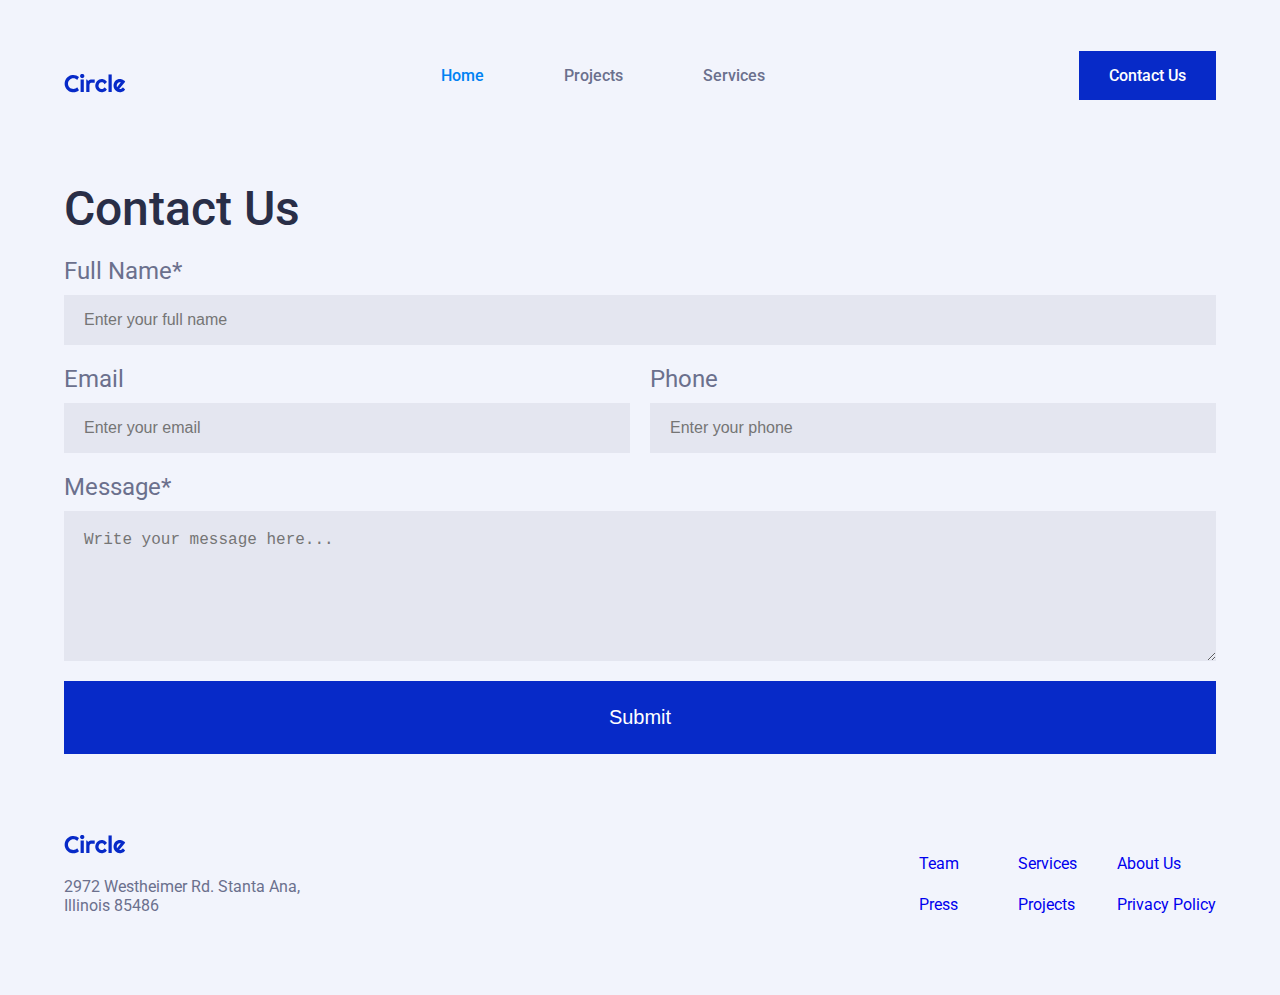
<file: contacus.html>
<!DOCTYPE html>
<html lang="en">
<head>
    <meta charset="UTF-8">
    <meta http-equiv="X-UA-Compatible" content="IE=edge">
    <meta name="viewport" content="width=device-width, initial-scale=1.0">
    <title>Contact us</title>
    <link rel="stylesheet" href="style.css">
</head>
<body>
    <!-- HEADER SECTION -->
    <header>
        <nav class="navbar">
            <a href="/index.html"><img src="/imagenes/logos/circle.svg" alt="Circle-logo"/></a>
            <ul class="nav-menu">
                <li class="nav-item"><a href="/index.html" class="nav-link">Home</a></li>
                <li class="nav-item"><a href="/projects.html" class="nav-link">Projects</a></li>
                <li class="nav-item"><a href="#" class="nav-link">Services</a></li>
            </ul>
            <!-- MENU HAMBURGUESA -->
            <div>
                <a href="./contacus.html" class="contact-button">Contact Us</a>
            </div>
            <div class="hamburger">
                <span class="bar"> </span>
                <span class="bar"> </span>
                <span class="bar"> </span>
            </div>
        </nav>
    </header>

    <!-- Formularios section  -->
    <section id="contactus-section">
        <h1>Contact Us</h1>
        <div>
            <form class="contact-section" id="email-contact" name="email-contact" method="get">
                <div class="boxes">
                    <label for="name" class="boxes-titles">Full Name*</label>
                    <input type="text"class="enter-input"placeholder="Enter your full name"id="name"required/>
                </div>
                <div class="grid-formulario">
                    <div class="boxes">
                        <label for="mail" class="boxes-titles">Email</label>
                        <input type="email" class="enter-input enter" placeholder="Enter your email" id="mail"/>
                    </div>
                    <div class="boxes">
                        <label for="phone" class="boxes-titles">Phone</label>
                        <input type="number" class="enter-input enter" placeholder="Enter your phone" id="phone"/>
                    </div>
                </div>
                <div class="boxes">
                    <label for="message" class="boxes-titles">Message*</label>
                    <textarea class="enter-input entertext" placeholder="Write your message here..." maxlength="5000" id="message" required data-name="message"></textarea>
                </div>
                <input type="submit" value="Submit" data-wait="Please wait..." id="" class="submit-button"/>
            </form>
            <div class="ok-form">
                <p>Thank you! Your submission has been received!</p>
            </div>
            <div class="f-form">
                <p>Oops! Something went wrong while submitting the form.</p>
            </div>
        </div>
    </section>

    <!-- LAST SECTION -->

    <footer>
        <div class="lastsection">
            <div class="lastcontent">
                <img src="/imagenes/logos/circle.svg" alt="logo" />
                <p>2972 Westheimer Rd. Stanta Ana,<br />
                        Illinois 85486</p>
            </div>
            <div class="lastlinks">
                <a href="#">Team</a>
                <a href="#">Services</a>
                <a href="#">About Us</a>
                <a href="#">Press</a>
                <a href="#">Projects</a>
                <a href="#">Privacy Policy</a>
            </div>
        </div>
    </footer>
    <script src="/hamburger.js"></script>
    <script src="/contacus.js"></script>
</body>
</html>
</file>
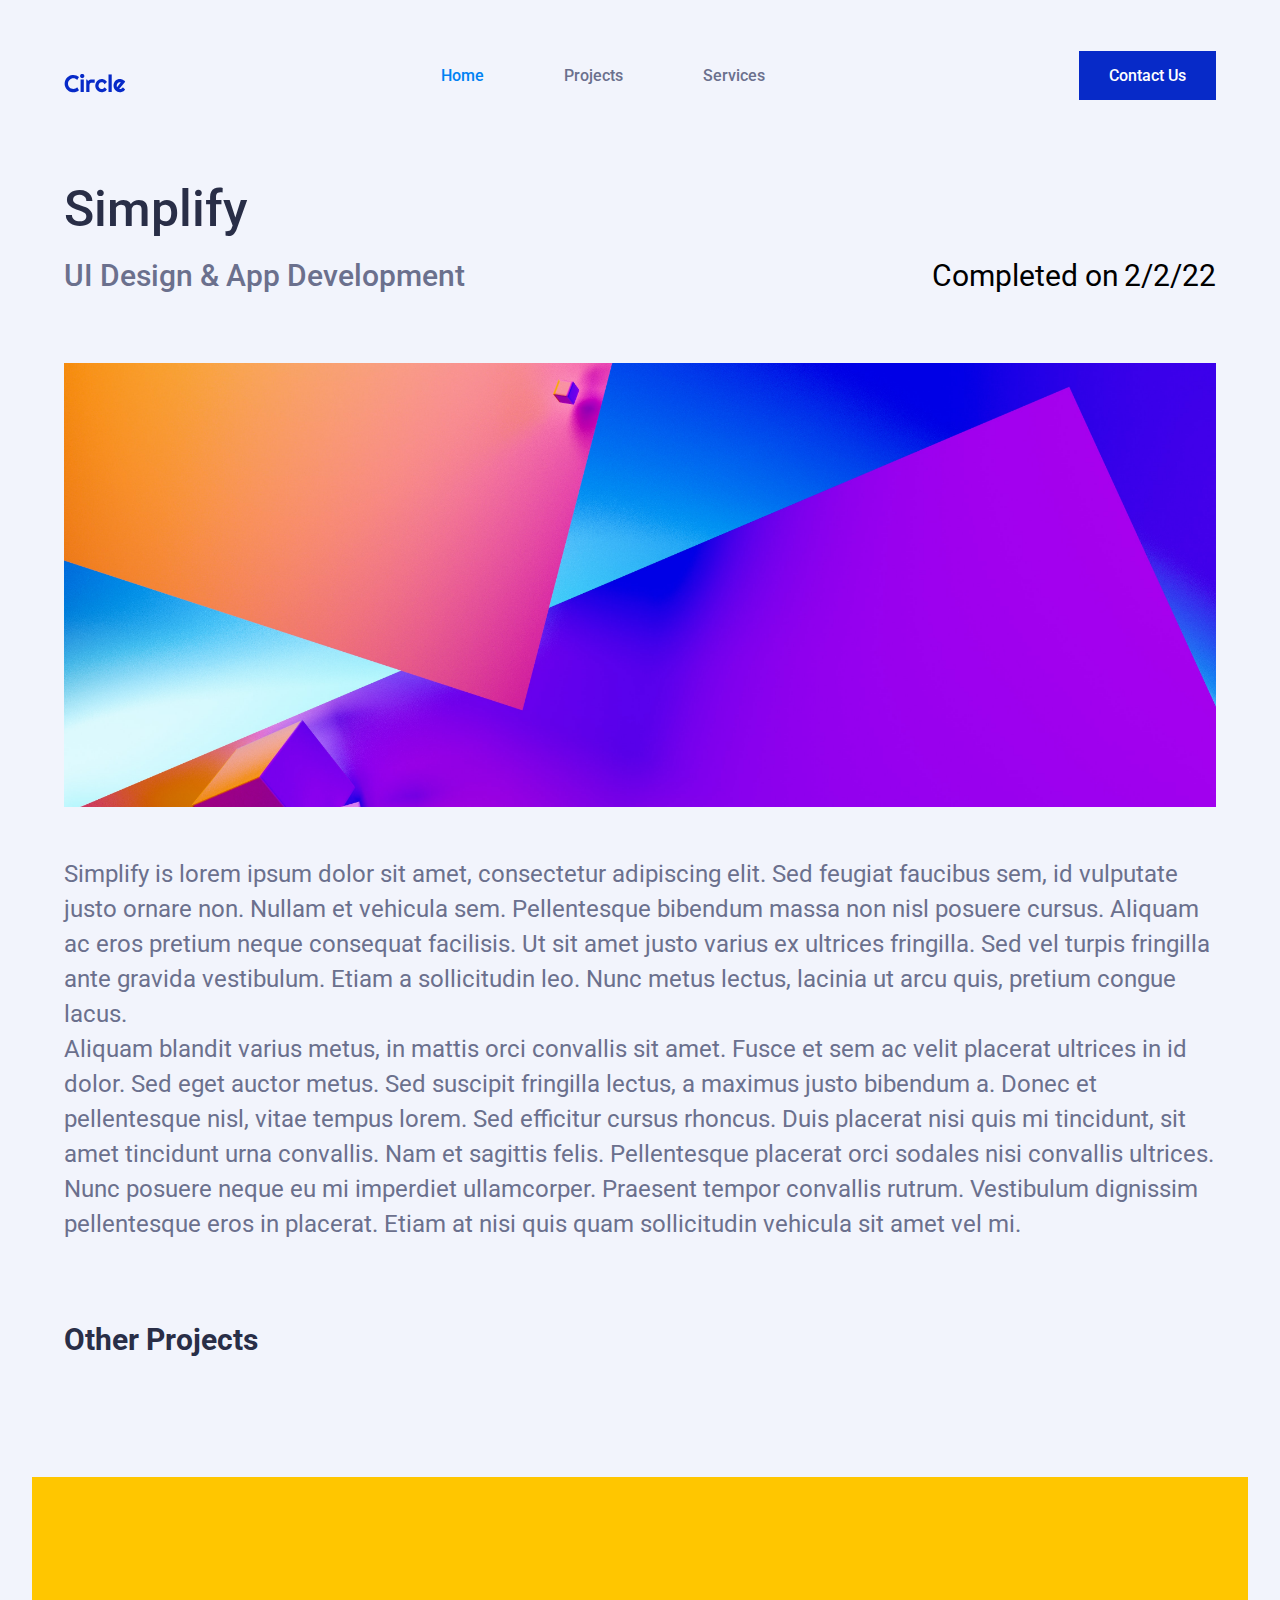
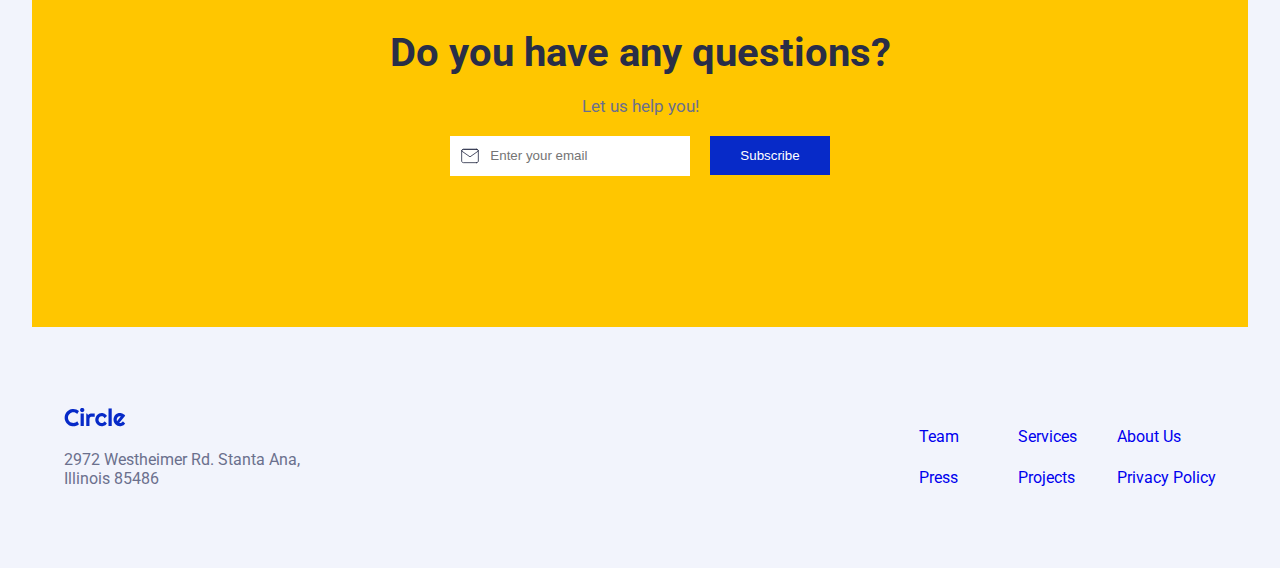
<file: projects.html>
<!DOCTYPE html>
<html lang="en">
<head>
    <meta charset="UTF-8">
    <meta http-equiv="X-UA-Compatible" content="IE=edge">
    <meta name="viewport" content="width=device-width, initial-scale=1.0">
    <title>Projects</title>
    <link rel="stylesheet" href="style.css">

</head>
<body>

  <!-- Header Section  -->

  <header>
    <nav class="navbar">
      <a href="/index.html"><img src="/imagenes/logos/circle.svg" alt="Circle-logo"/></a>
      <ul class="nav-menu">
        <li class="nav-item"><a href="index.html" class="nav-link">Home</a></li>
        <li class="nav-item"><a href="projects.html" class="nav-link">Projects</a></li>
        <li class="nav-item"><a href="#" class="nav-link">Services</a></li>
      </ul>
      
      <!-- MENU HAMBURGUESA -->
      <div>
        <a href="contacus.html" class="contact-button">Contact Us</a>
      </div>
      <div class="hamburger">
        <span class="bar"> </span>
        <span class="bar"> </span>
        <span class="bar"> </span>
      </div>
    </nav>
  </header>
  
  <!-- ProjectS Section  -->

  <section id="all-the-projects">
    <h1 class="simplify-title">Simplify</h1>
    <div class="projectcontent">
      <h2 class="Simplify-subtitle">UI Design & App Development</h2>
      <div class="simplify-completed-on">
        <p>Completed on</p>
        <p class="simplify-date">2/2/22</p>
      </div>
    </div>

    <!-- IMAGEN GRANDOTA CON TEXTO -->
    <img class="simplify-image" src="/imagenes/projects-section/1.jpg" alt="project-img-1"/>
    <div class="simplify-content-text">
      <p class="simplify-bigtext">Simplify is lorem ipsum dolor sit amet, consectetur adipiscing elit.
        Sed feugiat faucibus sem, id vulputate justo ornare non. Nullam et
        vehicula sem. Pellentesque bibendum massa non nisl posuere cursus.
        Aliquam ac eros pretium neque consequat facilisis. Ut sit amet justo
        varius ex ultrices fringilla. Sed vel turpis fringilla ante gravida
        vestibulum. Etiam a sollicitudin leo. Nunc metus lectus, lacinia ut
        arcu quis, pretium congue lacus.</p>
        <p>Aliquam blandit varius metus, in mattis orci convallis sit amet. Fusce et sem ac velit placerat ultrices in id dolor. Sed eget auctor metus. Sed suscipit fringilla lectus, a maximus justo bibendum a. Donec et pellentesque nisl, vitae tempus lorem. Sed efficitur cursus rhoncus. Duis placerat nisi quis mi tincidunt, sit amet tincidunt urna convallis. Nam et sagittis felis. Pellentesque placerat orci sodales nisi convallis ultrices. Nunc posuere neque eu mi imperdiet ullamcorper. Praesent tempor convallis rutrum. Vestibulum dignissim pellentesque eros in placerat. Etiam at nisi quis quam sollicitudin vehicula sit amet vel mi.</p>
    </div>
  </section>


  <!-- LAS OTRAS TARJETAS DE LOS PROYECTOS -->

  <section id="recentProjects">
    <div>
      <h2>Other Projects</h2>
    </div>
    <div class="grid-recentProjects" role="list">
      <!-- <div class="cards-recentProjects" role="list-item">
        <div>
          <img
            class="img-recentProjects"
            src="./project-assets/projects-section/1.jpg"
            alt="project-image-1"
          />
        </div>
        <h4 class="project-title">Simplify</h4>
        <p class="project-description">UI Design & App Development</p>
        <a href="#">Learn More</a>
      </div>
      <div class="cards-recentProjects" role="list-item">
        <div>
          <img
            class="img-recentProjects"
            src="./project-assets/projects-section/2.jpg"
            alt="project-image-1"
          />
        </div>
        <h4>Dashcoin</h4>
        <p>Web Development</p>
        <a href="#">Learn More</a>
      </div>
      <div class="cards-recentProjects" role="list-item">
        <div>
          <img
            class="img-recentProjects"
            src="./project-assets/projects-section/3.jpg"
            alt="project-image-1"
          />
        </div>
        <h4>Vectorify</h4>
        <p>User Experience Design</p>
        <a href="#">Learn More</a>
      </div> -->
    </div>
  </section>

  <!-- YELLOW SECTION  -->

  <section id="yellow">
    <div class="yellow-content">
      <h2>Do you have any questions?</h2>
      <p>Let us help you!</p>
      <div class="emailform">
        <form action="" id="yellowsubscribe" name="yellowsubscribe" method="get">
          <div class="subscribe-text">
            <img src="/imagenes/newsletter/icon/mail.svg" alt="mail-img"/>
            <input type="email" name="entermail" id="entermail" data-name="Enter mail" placeholder="Enter your email" required/>
          </div>
          <input class="subscribe-button" type="submit" value="Subscribe" data-wait="Please wait..."/>
        </form>
        <div class="ok-form">
          <p>Thank you! Your submission has been received!</p>
        </div>
        <div class="f-form">
          <p>Oops! Something went wrong while submitting the form.</p>
        </div>
      </div>
    </div>
  </section>

  <!-- Footer  -->
  <footer>
    <div class="lastsection">
      <div class="lastcontent">
        <img src="/imagenes/logos/circle.svg" alt="logo" />
        <p>
          2972 Westheimer Rd. Stanta Ana,<br />
          Illinois 85486
        </p>
      </div>
      <div class="lastlinks">
        <a href="#">Team</a>
        <a href="#">Services</a>
        <a href="#">About Us</a>
        <a href="#">Press</a>
        <a href="#">Projects</a>
        <a href="#">Privacy Policy</a>
      </div>
    </div>
  </footer>
  <script src="/hamburger.js"></script>
  <script src="/projects.js"></script>
</body>
</html>
</file>
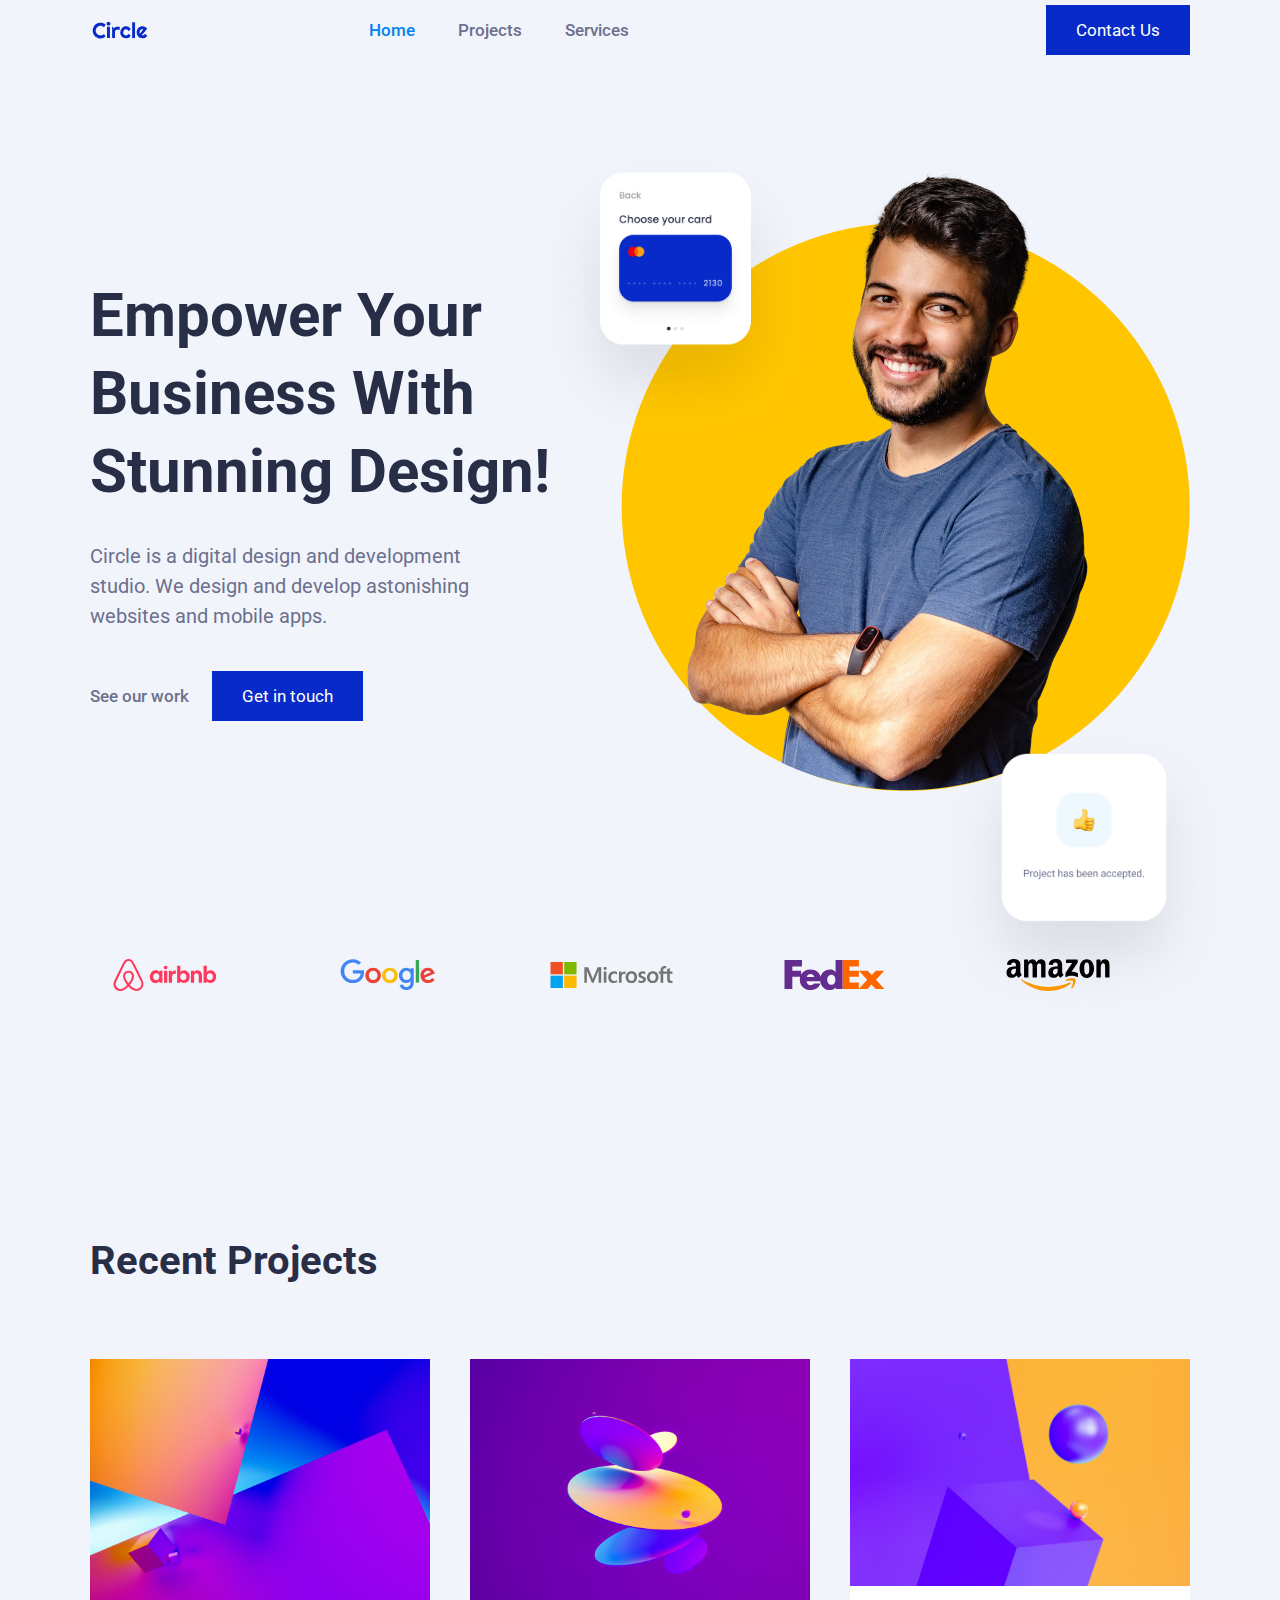
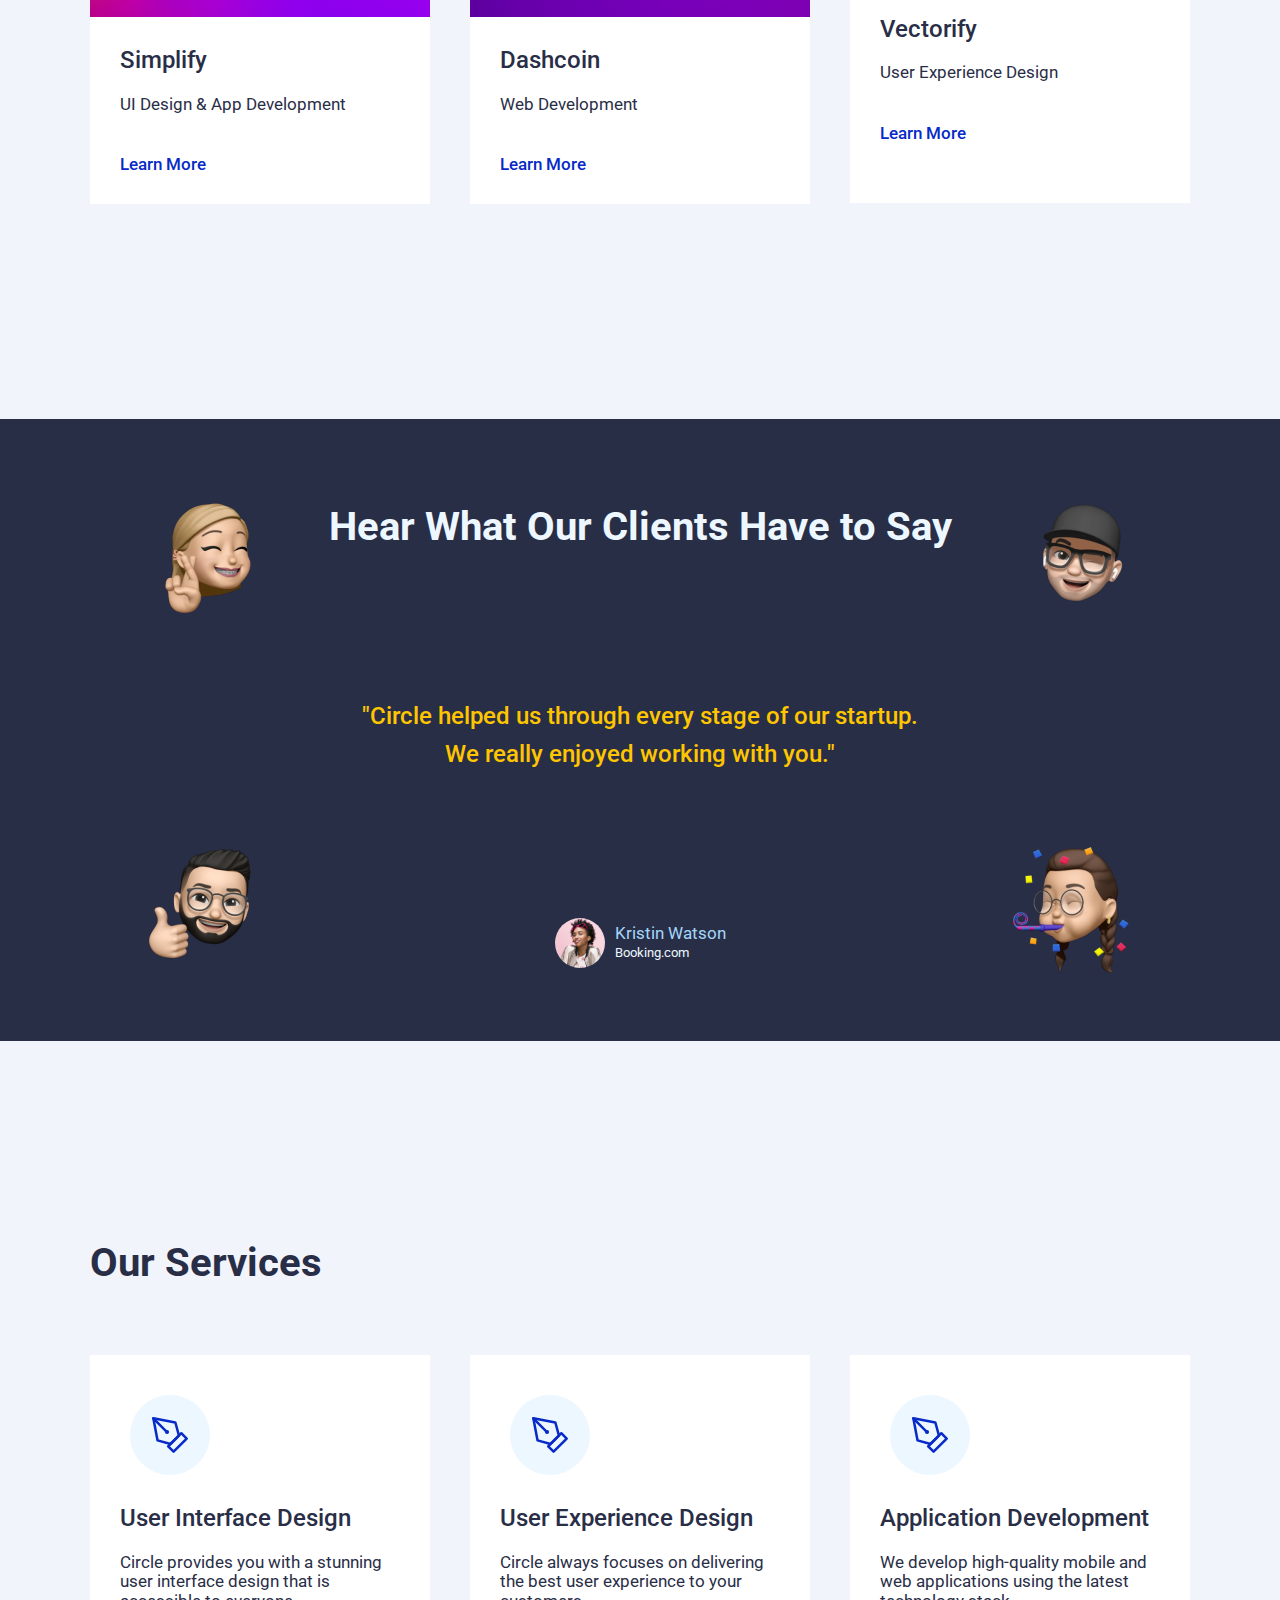
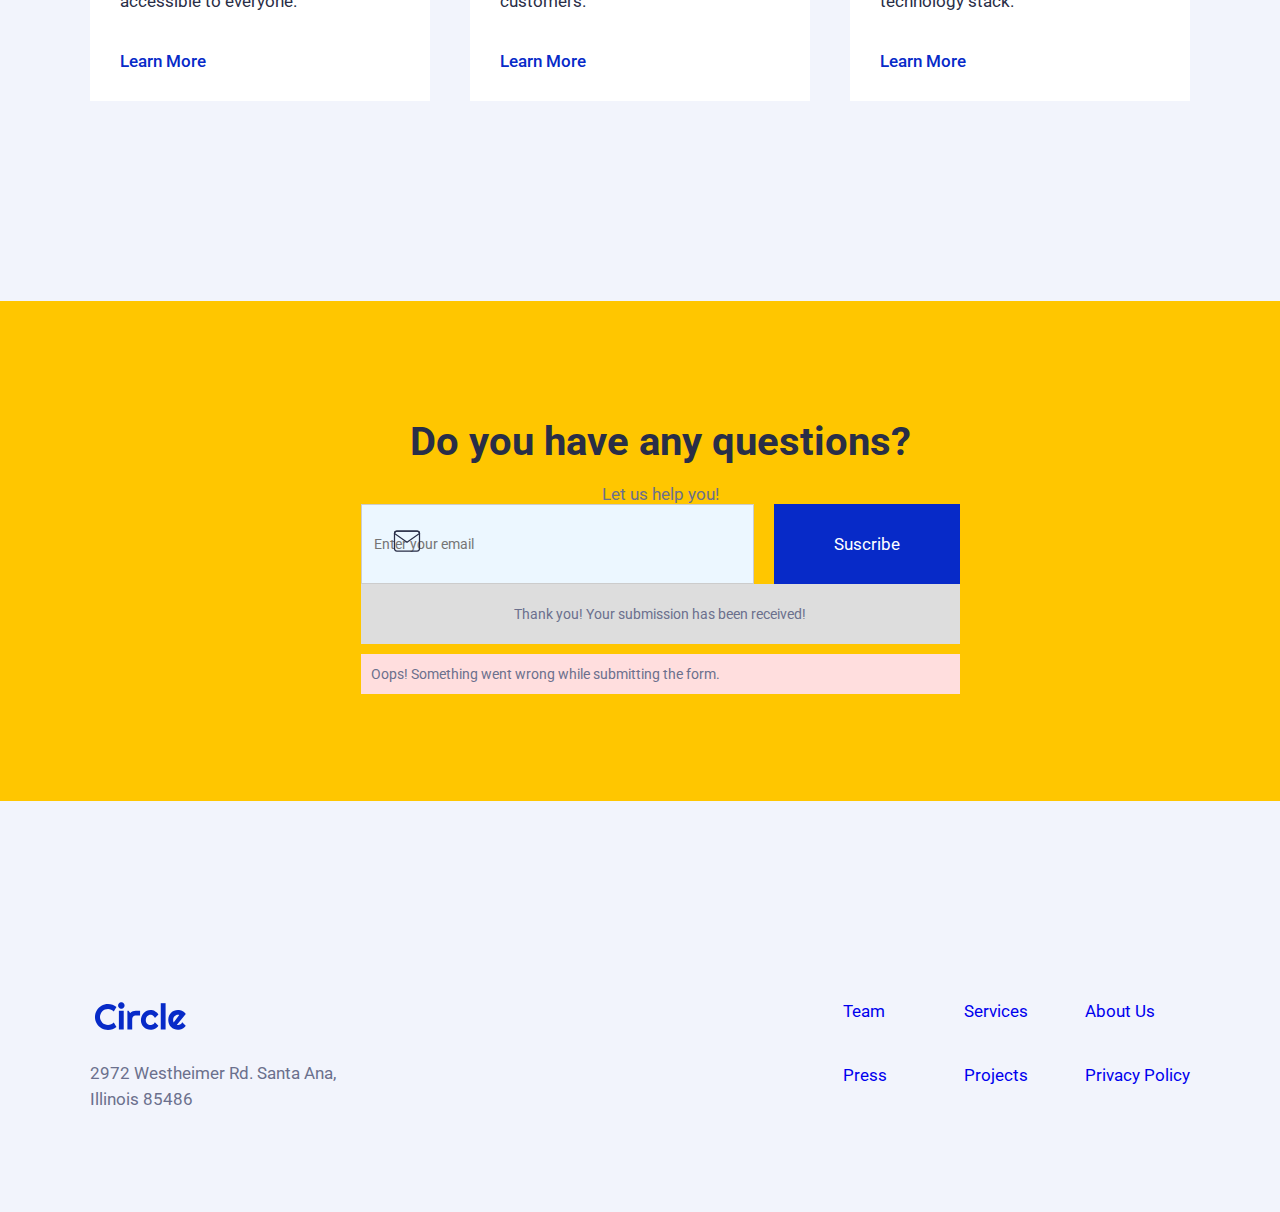
<file: prueba.html>
<!DOCTYPE html>
<html lang="en">
<head>
    <meta charset="UTF-8">
    <meta http-equiv="X-UA-Compatible" content="IE=edge">
    <meta name="viewport" content="width=device-width, initial-scale=1.0">
    <title>Document</title>
    <link rel="stylesheet" href="prueba.css">
</head>

<body class="body">
    <div class="navbar-header contact options-nav">
        <div class="container navbar">
            <a href="#" class="navbar-logo options-brand"></a>
            <nav role="navigation" class="options-menu">
                <a href="prueba.html" aria-current="page" class="nav-link options-link option-current">Home</a>
                <a href="#" class="nav-link options-link">Projects</a>
                <a href="#" class="nav-link options-link">Services</a>
            </nav>
            <div class="menu-button options-button">
                <div class="w-icon-nav-menu"></div>
            </div>
            <a href="/contacus.html" class="button primary-button blue-button">Contact Us</a>
        </div>
    </div>
    <div class="section hero text-section">
        <div class="container hero-container">
            <div class="hero-content">
                <h1 class="heading-empower hero-heading">Empower Your Business With Stunning Design!</h1>
                <div class="text-block hero-description">Circle is a digital design and development studio. We design and develop astonishing websites and mobile apps.</div>
                <div class="hero-buttons">
                    <a href="#" class="hero-text-button">See our work</a>
                    <a href="#" class="button primary-button hero blue-button">Get in touch</a>
                </div>
            </div>
            <div class="hero-image">
                <img src="/imagenes/hero-section/card-1.png" alt="card1" class="hero-card-1"/>
                <img src="/imagenes/hero-section/hero-image.png" alt="heroimagen" class="hero-image-main"/>
                <img src="/imagenes/hero-section/card-2.png" alt="card2" class="hero-card-2"/>
            </div>
        </div>
    </div>
    <div class="section text-section">
        <div class="container logos">
            <div class="grid-logos">
                <div class="client-logo">
                    <img src="/imagenes/logos/airbnb-logo.svg" alt="airbnblogo"/>
                </div>
                    <div class="client-logo">
                        <img src="/imagenes/logos/google-logo.svg" alt="googlelogo"/>
                    </div>
                    <div class="client-logo">
                        <img src="/imagenes/logos/microsoft-logo.svg" alt="microsoft-logo"/>
                    </div>
                    <div class="client-logo">
                        <img src="/imagenes/logos/fedex-logo.svg" alt="fedex-logo"/>
                    </div>
                    <div class="client-logo amazon">
                        <img src="/imagenes/logos/amazon-logo.svg" alt="amazon-logo"/>
                    </div>
                </div>
            </div>
        </div>
        <div class="section projects text-section">
            <div class="container projects-container">
                <h2 class="projects-heading">Recent Projects</h2>
                <div class="collection-list-wrapper cards-list">
                    <div role="list" class="collection-list cards-items">
                        <div role="listitem" class="collection-item card-item">
                            <div class="project-card">
                                <div class="project-image">
                                    <img src="/imagenes/projects-section/1.jpg"  alt="simplify-img" class="project-card-image"/>
                                </div>
                                <div class="project-content">
                                    <div class="project-text">
                                        <div class="project-title">Simplify</div>
                                        <div class="project-title project-description">UI Design &amp; App Development</div>
                                        <a href="/projects.html" target="_blank" class="project-link">Learn More</a>
                                    </div>
                                </div>
                            </div>
                        </div>
                        <div role="listitem" class="collection-item card-item">
                            <div class="project-card">
                                <div class="project-image">
                                    <img src="/imagenes/projects-section/2.jpg" alt="dashcoin-img" class="project-card-image"/>
                                </div>
                                <div class="project-content">
                                    <div class="project-text">
                                        <div class="project-title">Dashcoin</div>
                                        <div class="project-title project-description">Web Development</div>
                                        <a href="/projects.html" target="_blank" class="project-link">Learn More</a>
                                    </div>
                                </div>
                            </div>
                        </div>
                        <div role="listitem" class="collection-item card-item">
                            <div class="project-card">
                                <div class="project-image">
                                    <img src="/imagenes/projects-section/3.jpg" alt="vectorify-img" class="project-card-image"/>
                                </div>
                                <div class="project-content">
                                    <div class="project-text">
                                        <div class="project-title">Vectorify</div>
                                        <div class="project-title project-description">User Experience Design</div>
                                        <a href="/projects.html" target="_blank" class="project-link">Learn More</a>
                                    </div>
                                </div>
                            </div>
                        </div>
                    </div>
                </div>
            </div>
        </div>
        <div class="section testimonial text-section">
            <div class="container testimonial">
                <h3 class="testimonial-heading">Hear What Our Clients Have to Say</h3>
                <div class="testimonial-text">&quot;Circle helped us through every stage of our startup. We really enjoyed working with you.&quot;</div>
                <div class="client">
                    <div class="client-image">

                    </div>
                    <div class="client-info">
                        <div class="client-name">Kristin Watson</div>
                        <div class="client-position">Booking.com</div>
                    </div>
                </div>
            </div>
            <div class="emoji top-left">

            </div>
            <div class="emoji top-right">

            </div>
            <div class="emoji bottom-left">

            </div>
            <div class="emoji bottom-right">

            </div>
        </div>
        <div class="section services text-section">
            <div class="container services-container">
                <h1 class="projects-heading">Our Services</h1>
                <div class="services-grid">
                    <div class="service-card">
                        <div class="service-icon icon-1">

                        </div>
                        <div class="service-content">
                            <div class="service-text">
                                <div class="project-title">User Interface Design</div>
                                <div class="project-title project-description">Circle provides you with a stunning user interface design that is accessible to everyone.</div>
                            </div>
                            <a href="#" class="project-link">Learn More</a>
                        </div>
                    </div>
                    <div class="service-card">
                        <div class="service-icon icon-2">

                        </div>
                        <div class="service-content">
                            <div class="service-text">
                                <div class="project-title">User Experience Design</div>
                                <div class="project-title project-description">Circle always focuses on delivering the best user experience to your customers.</div>
                            </div>
                            <a href="#" class="project-link">Learn More</a>
                        </div>
                    </div>
                    <div class="service-card">
                        <div class="service-icon icon-3">

                        </div>
                        <div class="service-content">
                            <div class="service-text">
                                <div class="project-title">Application Development</div>
                                <div class="project-title project-description">We develop high-quality mobile and web applications using the latest technology stack.</div>
                            </div>
                            <a href="#" class="project-link">Learn More</a>
                        </div>
                    </div>
                </div>
            </div>
        </div>
        <div class="section cta-section text-section">
            <div class="container container-cta">
                <h1 class="cta-heading">Do you have any questions?</h1>
                <div class="cta-subtitle">Let us help you!</div>
                <div class="form-block w-form">
                    <form id="email-form" name="email-form" data-name="Email Form" method="get" class="cta-form">
                        <div class="cta-textfield-wrapper">
                            <div class="textfield-icon">

                            </div>
                            <input type="email" class="text-field w-input" maxlength="256" name="email-2" data-name="Email 2" placeholder="Enter your email" id="email-2"/>
                        </div>
                        <input type="submit" value="Suscribe" data-wait="Please wait..." class="button primary-button cta-button blue-button"/>
                    </form>
                    <div class="ok-form-done">
                        <div>Thank you! Your submission has been received!</div>
                    </div>
                    <div class="form-fail">
                        <div>Oops! Something went wrong while submitting the form.</div>
                    </div>
                </div>
            </div>
        </div>
        <div class="section footer text-section">
            <div class="container footer">
                <div class="footer-content">
                    <div class="footer-content-logo">

                    </div>
                    <div class="footer-content-address">2972 Westheimer Rd. Santa Ana, Illinois 85486</div>
                </div>
                <div class="footer-links">
                    <a href="#" class="footer-link">Team</a>
                    <a href="#" class="footer-link">Services</a>
                    <a href="#" class="footer-link">About Us</a>
                    <a href="#" class="footer-link">Press</a>
                    <a href="#" class="footer-link">Projects</a>
                    <a href="#" class="footer-link">Privacy Policy</a>
                </div>
            </div>
        </div>
    </body>
    </html>
</file>
<file: style.css>
@import url("https://fonts.googleapis.com/css2?family=Roboto:ital,wght@0,300;0,400;0,500;1,400&display=swap");

* {
    box-sizing: border-box;
    margin: 0;
    padding: 0;
}

body {
    color: #6b708d;
    background-color: #f2f4fc;
    font-family: Roboto, sans-serif;
    font-size: 14px;
    margin: 0;
    min-height: 100%;
}

body a {
    text-decoration: none;
}

.margin-top {
    margin-top: 100px;
}

/* HEADER */

header {
    margin: 0;
}

header li {
    list-style: none;
}

header a {
    font-size: 16px;
    text-decoration: none;
    color: #6b708d;
    font-weight: 500;
}
.nav-menu li:first-child a {
    color: #0082f3;
}
.navbar {
    height: 50px;
    display: flex;
    justify-content: space-between;
    align-items: center;
    max-width: 90%;
    margin: 50px auto;
}

.nav-menu {
    display: flex;
    justify-content: space-between;
    align-items: center;
    gap: 80px;
}

.nav-link {
    transition: 0.7s ease;
}
.nav-link:hover {
    color: #292e47;
}

.hamburger {
    display: none;
    cursor: pointer;
}
.bar {
    display: block;
    width: 25px;
    height: 3px;
    margin: 5px auto;
    -webkit-transition: all 0.3s ease-in-out;
    transition: all 0.3s ease-in-out;
    background-color: #292e47;
}
.contact-button,
.getintosuh-btn {
    color: #ffff;
    background-color: #072ac8;
    padding: 15px 30px;
}

.contact-button:hover,
.getintosuh-btn:hover {
background-color: #292e47;
}

/* HERO SECTION */
#conthero {
    display: flex;
    justify-content: space-between;
    max-width: 90vw;
    margin: 80px auto 0 auto;
    
}
.heroimg {
    max-width: 500px;
    float: right;
}
.card1 {
    position: absolute;
    left: -20%;
    top: 0%;
    right: auto;
    bottom: auto;
    max-width: 60%;
}
.card2 {
    position: absolute;
    left: auto;
    top: auto;
    right: -25%;
    bottom: -20%;
    max-width: 60%;
}
#img-hero {
    width: 500px;
    position: relative;
    max-width: 100%;
}

#hero-text {
    display: flex;
    flex-direction: column;
}

#hero-text h1 {
    margin-top: 70px;
    margin-bottom: 30px;
    font-size: 60PX;
    font-weight: 500;
    color: #292e47;
    width: 85%;
    padding: 0;
}

#hero-text p {
    font-size: 20px;
    line-height: 30px;
    max-width: 80%;
    margin-bottom: 30px;
}

#hero-text .seeour {
    padding-right: 20px;
    color: #6b708d;
}
#hero-text a {
    padding-right: 20px;
}

.button-hero {
    display: flex;
    flex-wrap: wrap;
    align-items: center;
    gap: 20px;
}

/* EMPRESAS LOGO SECTION */

#logos-container {
    display: flex;
    justify-content: space-between;
    max-width: 90%;
    margin: 80px auto 0 auto;
}
.logo-img {
    width: 110px;
}

/* RECENT PROJECTS SECTION */

#recentProjects {
    margin: 80PX auto 0 auto;
    max-width: 90%;
}
#recentProjects h2 {
    font-size: 30PX;
    color: #292e47;
    margin-bottom: 40px;
}

.grid-recentProjects {
    display: grid;
    grid-template-columns: 1fr 1fr 1fr;
    grid-template-rows: auto;
    grid-column-gap: 20px;
}

.cards-recentProjects {
    width: 100%;
    max-width: 340px;
    background-color: white;
    margin-bottom: 20px;
    display: flex;
    flex-direction: column;
    flex-wrap: wrap;
    justify-content: space-between;
    grid-column-gap: 50px;
}

.img-recentProjects {
    height: 200px;
    width: 100%;
    max-width: 340px;
    object-fit: cover;
}

.cards-recentProjects h4 {
    font-size: 20px;
    color: #292e47;
    font-weight: 500;
    margin: 15px 25px;
}

.cards-recentProjects p {
    color: #292e47;
    font-size: 16px;
    font-weight: 400;
    margin: 0px 25px;

}

.cards-recentProjects a {
    font-size: 16px;
    margin: 40px 25px;
    display: inline-block;
}

/* clientes/kristin SECTION */

#clients {
    height: 620px;
    background-color: #292e47;
    background-image: url("/project-assets/testimonial-section/orbit.png");
    background-size: contain;
    margin: 80px auto 0 auto;
    position: relative;
    max-width: 95%;
}

#clients-content {
    display: flex;
    flex-wrap: wrap;
    flex-direction: column;
    justify-content: space-around;
    align-items: center;
    height: 620px;
}

.title-clients {
    font-size: 35px;
    color: #ecf7ff;
}

.text-clients {
    color: #ffc600;
    font-size: 25px;
    text-align: center;
    font-weight: 500;
    line-height: 35px;
}

.kris-img-section {
    display: flex;
    align-items: center;
}

.kris-img {
    width: 50px;
    height: 50px;
    border-radius: 50%;
    margin-right: 10px;
    object-fit: cover;
}

.kris-info h4 {
    color: #a2d6f9;
    font-size: 16px;
    text-align: center;
    margin: 0;
    font-weight: 400;
}
.kris-info span {
    color: white;
    font-size: 16px;
}

/* EMOJIS SECTION */
.emoji {
    width: 10vw;
}
.top-left {
    position: absolute;
    top: 8%;
    left: 8%;
}
.top-right {
    position: absolute;
    top: 8%;
    right: 8%;
}
.bottom-right {
    position: absolute;
    bottom: 8%;
    right: 8%;
}
.bottom-left {
    position: absolute;
    bottom: 8%;
    left: 8%;
}

/* OUR SERVICES SECTION */

#ourservices {
    margin: 80px auto 0 auto;
    width: 90vw;
}

#ourservices h2 {
    font-size: 30px;
    color: #292e47;
    margin-bottom: 70px;
}
.grid-cardsService {

    display: grid;
    grid-template-columns: 1fr 1fr 1fr;
    grid-column-gap: 20px;
}

.cardsService {
    width: 80%;
    max-width: 340px;
    background-color: white;
    margin-bottom: 20px;
    display: flex;
    flex-direction: column;
    flex-wrap: wrap;
    justify-content: space-between;
    padding: 25px;
}
.cardsService h4 {
    font-size: 20px;
    color: #292e47;
    font-weight: 500;
    margin: 20px 0;
}

.cardsService p {
    color: #292e47;
    font-size: 20px;
    font-weight: 400;
    margin: 20px 0;
}

.cardsService a {
    font-size: 20px;
    display: inline-block;
}
.img-service {
    background-color: #ecf7ff;
    width: 80px;
    height: 80px;
    border-radius: 50%;
    background-image: url("/imagenes/services-section/icons/1.svg");
    background-repeat: no-repeat;
    background-position: center;
}
.img2 {
    background-image: url("/imagenes/services-section/icons/2.svg");
}
.img3 {
    background-image: url("/imagenes/services-section/icons/3.svg");
}

/* YELLOW SECTION */

#yellow {
    height: 450px;
    background-color: #ffc600;
    margin: 80px auto 0 auto;
    width: 95%;

}
.yellow-content {
    height: 450px;
    display: flex;
    flex-direction: column;
    flex-wrap: wrap;
    justify-content: center;
    align-items: center;    
}

.yellow-content h2 {
    margin-bottom: 20px;
    color: #292e47;
    font-size: 40px;
}
.yellow-content p {
    font-size: 17px;
    color: #6b708d;
    margin-bottom: 20px;
}

/*FORM EMAIL*/
.emailform {
    display: flex;
    flex-direction: column;
    justify-content: center;
    flex-wrap: wrap;
}

#yellowsubscribe {
    display: flex;
    justify-content: space-between;
    align-items: center;
    flex-wrap: wrap;
    
}

.subscribe-text {
    background-color: white;
    display: flex;
    width: 240px;
    padding: 10px 0;
}

.subscribe-text img {
    width: 40px;
    padding: 0px 10px;
}

.subscribe-text input {
    border: none;
    align-items: center;
}

.subscribe-button {
    color: #ffff;
    background-color: #072ac8;
    border: none;
    padding: 12px 30px;
    margin-left: 20px;
}

.subscribe-button:hover {
    background-color: #292e47;
}

.f-form{
    background-color: #ffdede;
    display: none;
    text-align: center;
    margin-top: 10px;
    padding-left: 10px;
}

.ok-form {
    background-color: #dddddd;
    display: none;
    text-align: center;
    margin-top: 10px;
    padding-left: 10px;
    text-align: center;
}

/* last section footer */

.lastsection {
    display: flex;
    justify-content: space-between;
    width: 90%;
    margin: 80px auto 80px auto;
}

.lastlinks {
    display: grid;
    grid-template-columns: 1fr 1fr 1fr;
}

.lastcontent p,
a {
    font-size: 16px;
    margin-top: 20px;
}

/* CONTACT US FORMULARIO */

#contactus-section {
    width: 90%;
    margin: 5rem auto 0 auto;

}

#contactus-section h1 {
    font-size: 48px;
    font-weight: 500;
    color: #292e47;
    width: 100%;
    padding: 0;
}
.contact-section {
    display: flex;
    flex-direction: column;
}

/* grid del formulario */
.grid-formulario {
    display: grid;
    grid-template-columns: 1fr 1fr;
    column-gap: 20px;
    max-width: 100%;
}

/* cajas del formulario */
.boxes {
    display: flex;
    flex-direction: column;
    flex-wrap: wrap;
}

/* titulo de las cajitas de enter */
.boxes-titles {
        font-size: 1.5rem;
        color: #6b708d;
        padding: 20px 0 10px 0;
}

/* cajitas que se rellenan */
.enter-input {
    background-color: rgba(107, 112, 141, 0.1);
    border: none;
    width: auto;
    height: 50px;
    font-size: 16px;
    padding-left: 20px;
}


.enter-input.entertext {
    height: 150px;
    font-size: 16px;
    padding-left: 20px;
    padding-top: 20px;
}

/* ultimo boton */
.submit-button {
    font-size: 20px;
    color: #ffff;
    background-color: #072ac8;
    border: none;
    padding: 25px 30px;
    margin-top: 20px;
    cursor: pointer;
}
.submit-button:hover {
    background-color: #292e47;
}

/* PROJECTOS */

#all-the-projects {
    margin: 80px auto 0 auto;
    width: 90%;
    display: flex;
    flex-direction: column;
}

.simplify-title {
    font-size: 50px;
    font-weight: 500;
    color: #292e47;
    width: 100%;
    padding: 0;
    margin-bottom: 20px;
}

.projectcontent {
    display: flex;
    justify-content: space-between;
    align-items: center;
    margin-bottom: 20px;
}
.Simplify-subtitle {
    font-size: 30px;
    font-weight: 500;
}
.simplify-completed-on {
    display: flex;
    font-size: 30px;
    color: black;
}
.simplify-completed-on p {
    padding-left: 5px;
}

.simplify-image {
    max-width: 100%;
    width: 100%;
    height: 444px;
    object-fit: cover;
    margin: 50px auto;
    border: 0;
}

.simplify-content-text p {
    font-size: 24px;
    line-height: 35px;
}

@media (max-width: 480px) {
    * {
        font-size: 8px;
    }
    .button-hero {
        flex-direction: column-reverse;
    }
    #conthero {
        margin-top: 0;
    }
    #conthero h1 {
        margin-top: 0;
    }

    .heroimg {

        max-width: 350px;
        float: none;
    }

    /* CLIENTS */

    .title-clients {
        width: 350px;
    }
    .text-clients {
        width: 350px;
    }


    #all-the-projects {
        margin-top: 20px;
    }
    #all-the-projects h1 {
        margin: 0;
    }
    .projectcontent {
        flex-direction: column;
    }
}

@media (max-width: 759px) {
    #conthero {
        flex-direction: column;
        justify-content: center;
        align-items: center;
        align-content: center;
        margin-top: 50px;
    }
    #conthero h1 {
        margin-top: 0;
    }

    .button-hero {
        flex-direction: row-reverse;
    }

    #hero-text {
        width: auto;
        align-items: center;
        align-content: center;
        text-align: center;
    }

    #img-hero {
        max-width: 450px;
    }

    .card {
        display: none;
    }

    /* logos de empresas */

    #logos-container {
        display: grid;
        grid-template-columns: 1fr 1fr;
        grid-template-rows: auto auto;
        justify-items: center;
        grid-row-gap: 50px;
        margin-top: 50px;
    }
    #logos-container.grid-logos img:last-child {
        display: none;
    }
    /* Projects  */
    #recentProjects h2 {
        text-align: center;
    }
    .grid-recentProjects {
        grid-template-columns: 1fr;
        grid-template-rows: auto auto auto;
    }

    .cards-recentProjects {
        width: 100%;
        max-width: 100%;
        margin-bottom: 20px;
    }

    .img-recentProjects {
        width: 100%;
        object-fit: cover;
        max-width: 100%;
    }

    /* CLIENTS */

    .emoji {
        display: none;
    }

    #clients {
        height: 420px;
        margin: 50px auto 0 auto;
        max-width: 100%;
    }

    #clients-content {
        height: 420px;
    }

    .title-clients {
        max-width: 400px;
        text-align: center;
    }

    /* Services  */
    #ourservices {
        margin-top: 50px;
    }

    #ourservices h2 {
        text-align: center;
        margin-bottom: 40px;
    }

    .grid-cardsService {
        grid-template-columns: 1fr;
        grid-template-rows: auto auto auto;
    }

    .cardsService {
        width: 100%;
        max-width: 100%;
        margin-bottom: 20px;
        padding: 25px;
    }

    /* YELLOW  */
    #yellow {
        width: 100%;
        margin-top: 50px;
    }
    #yellowsubscribe {
        flex-direction: column;
    }
    .subscribe-text {
        width: 100%;
        margin-right: 0;
        margin-bottom: 5px;
        justify-content: center;
    }
    .subscribe-button {
        width: 100%;
    }

    /* Footer  */

    .lastsection {
        flex-direction: column;
        align-items: center;
        margin-top: 50px;
    }

    .lastcontent {
        text-align: center;
    }

    /* grid del formulario  */

    .grid-formulario {
        grid-template-columns: 1fr;
        grid-template-rows: auto auto;
    }
}

@media screen and (min-width: 760px) and (max-width: 990px) {

    /* Heros  */
    #conthero {
        flex-direction: column;
        justify-content: center;
        align-items: center;
        align-content: center;
        margin-top: 20px;
    }
    .button-hero {
        flex-direction: row-reverse;
    }
    #hero-text h1 {
      /* font-size: 2.5rem; */
    }
    #hero-text {
        width: auto;
        align-items: center;
        align-content: center;
        text-align: center;
    }
    #img-hero {
        width: auto;
    }


    /* LOGOS DE EMPRESAS */

    #logos-container {
        display: grid;
        grid-template-columns: 1fr 1fr;
        grid-template-rows: auto auto;
        justify-items: center;
        grid-row-gap: 50px;
        margin-top: 100px;
    }
    #logos-container img:last-child {
        display: none;
    }

    /* Projects  */

    .grid-recentProjects {
        grid-template-columns: 1fr 1fr;
        grid-template-rows: auto;
    }

    /* CLIENTS */

    .title-clients {
        max-width: 400px;
        text-align: center;
        line-height: 50px;
    }
    #clients {
        height: 500px;
        margin-top: 50px;
    }
    #clients-content {
        height: 500px;
    }

    /* Services  */
    #ourservices {
        margin-top: 50px;
    }
    #ourservices h2 {
        margin-bottom: 40px;
    }
}

/* --------------HAMBURGER--------------  */

@media screen and (max-width: 991px) {
    /* NAVBAR  */
    .contact-button {
        display: none;
    }
    .hamburger {
        display: block;
        float: right;
    }
    .hamburger.active .bar:nth-child(2) {
        opacity: 0;
    }
    .hamburger.active .bar:nth-child(1) {
        transform: translateY(8px) rotate(45deg);
    }
    .hamburger.active .bar:nth-child(3) {
        transform: translateY(-8px) rotate(-45deg);
    }
    .nav-menu {
        position: relative;
        left: -150%;
        top: 100px;
        gap: 0;
        flex-direction: column;
        background-color: #c8c8c8;
        width: 90%;
        text-align: center;
        transition: transform 400ms ease 0s;
        margin-bottom: 20px;
        min-width: 200px;
        transform: translateY(0px) translateX(0px);
    }

    .nav-item {
        margin: 20px 0;
    }
    .nav-menu.active {
        left: 0;
    }
    .navbar {
        margin: 20px auto;
    }
}
</file>
<file: prueba.css>
@import url('https://fonts.googleapis.com/css2?family=Roboto&display=swap');

* {
    box-sizing: border-box;
}

div {
    display: block;
}

.body {
    margin-left: 0px;
    color: #6b708d;
}

body {
    background-color: #f2f4fc;
    font-family: Roboto, sans-serif;
    font-size: 14px;
    line-height: 20px;
    margin: 0;
    min-height: 100%;
}

/* HEADER */

.navbar-header {
    background-color: #f2f4fc;
}

.options-nav {
    position: relative;
    z-index: 1000;
}

.options-nav::before {
    content: " ";
    display: table;
    grid-column-start: 1;
    grid-row-start: 1;
    grid-column-end: 2;
    grid-row-end: 2;
}

.options-nav::after {
    content: " ";
    display: table;
    grid-column-start: 1;
    grid-row-start: 1;
    grid-column-end: 2;
    grid-row-end: 2;
}

.container.navbar {
    display: flex;
    -webkit-box-pack: justify;
    justify-content: space-between;
    -webkit-box-align: center;
    align-items: center;
    background-color: #f2f4fc;
    color: #f2f4fc;
}

.container {
    max-width: 1100px;
    margin-left: auto;
    margin-right: auto;
}

/* CIRCLE LOGO */

.navbar-logo {
    width: 60px;
    height: 18px;
    background-image: url(/imagenes/logos/circle.svg);
    background-position: 50% 50%;
    background-size: contain;
    background-repeat: no-repeat;
}

.options-brand {
    position: relative;
    float: left;
    text-decoration: none;
    color: #333333;
}

/* PARA UE SALGA LA MANITA */
a {
    background-color: transparent;
    cursor: pointer;
}

/* HOME, PROJECTS, SERVICES */

/* HOME */
.options-link.option-current {
    color: #0082f3;
}

.options-menu {
    position: relative;
    float: right;
}



.nav-link {
    font-size: 17px;
    font-weight: 500;
    color: #6b708d;
}

.options-link {
    position: relative;
    display: inline-block;
    vertical-align: top;
    text-decoration: none;
    padding: 20px;
    text-align: left;
    margin-left: auto;
    margin-right: auto;
}

/* HAMBURGUESA */

@media screen and (max-width: 991px){
    .options-nav[data-collapse="medium"] .options-button {
        display: block;
    }
}
@media screen and (max-width: 991px) {
    .menu-button {
        display: block;
    }
}

.options-button {
    
    font-size: 24px;
    cursor: pointer;
    -webkit-tap-highlight-color: rgba(0,0,0,0);
}

[class^="w-icon-"] {
    font-family: 'webflow-icons' !important;
    speak: none;
    font-style: normal;
    font-weight: normal;
    font-variant: normal;
    text-transform: none;
    line-height: 1;
    -webkit-font-smoothing: antialiased;
}

/* intento de burguer */
/* .w-icon-nav-menu:before {
    content: "\e602";
} */

/* BOTONES AZULES */

.button.primary-button {
    padding: 15px 30px;
    background-color: #072ac8;
    font-size: 17px;
}

.button {
    font-family: Roboto, sans-serif;
}

.blue-button {
    display: inline-block;
    color: white;
    border: 0;
    line-height: inherit;
    text-decoration: none;
    cursor: pointer;
    border-radius: 0;
}

/* SUPERPOSICIONES */

.w-nav-overlay {
    position: absolute;
    overflow: hidden;
    display: none;
    top: 100%;
    left: 0;
    right: 0;
    width: 100%;
}

/* HERO SECTION */

.section.hero {
    padding-top: 100px;
}

.section {
    margin-top: 0px;
    padding: 0px 30px;
}

/* CONTENIDO DE HERO SECTION */

.container.hero-container {
    display: flex;
    -webkit-box-pack: center;
    justify-content: center;
    -webkit-box-align: center;
    align-items: center;
}

/* empower your bussines section */

.hero-content {
    max-width: 530px;
}


/* EMPOWER YOUR BUSSINES TEXT */

.heading-empower.hero-heading {
    margin-bottom: 30px;
}

.heading-empower {
    color: #292e47;
    font-size: 60px;
    line-height: 130%;
}

h1 { 
    margin-top: 20px;
    font-weight: bold;
    margin: 0.67em 0;
    line-height: 44px;
}

/* cirlce is a digital section */

.text-block.hero-description {
    margin-bottom: 40px;
}

.text-block {
    max-width: 435px;
    color: #6b708d;
    font-size: 20px;
    line-height: 150%;
}

/* espacio de botones de see our work get touch */

.hero-buttons {
    display: block;
    -webkit-box-pack: start;
    justify-content: flex-start;
    -webkit-box-align: center;
    align-items: center;
}

/* see work button */

.hero-text-button {
    color: #6b708d;
    font-size: 17px;
    font-weight: 500;
    text-decoration: none;
}

/* get in touch button */

.button.primary-button.hero {
    margin-right: 40px;
    margin-left: 20px;
}

/* imagenes en general */
img {
    vertical-align: middle;
    display: inline-block;
    border: 0;
    max-width: 100%;
}
/* imagenes de hero section */

.hero-card-1 {
    position: absolute;
    left: 41%;
    top: 15%;
    right: auto;
    bottom: auto;
    max-width: 300px;
}

.hero-card-2 {
    position: absolute;
    left: 73%;
    top: 80%;
    right: auto;
    bottom: auto;
    max-width: 300px;
}

/* logos de empresas section  */

.container.logos {
    margin-top: 130px;
}

/* section grid logo */

.grid-logos {
    
    display: grid;
    grid-auto-columns: 1fr;
    grid-column-gap: 16px;
    grid-row-gap: 16px;
    grid-template-columns: 1fr 1fr 1fr 1fr 1fr;
    grid-template-rows: auto;
}

/* box logos */

.client-logo {
    display: flex;
    width: 150px;
    height: 96px;
    max-height: 96px;
    max-width: 150px;
    -webkit-box-pack: center;
    justify-content: center;
    -webkit-box-align: center;
    align-items: center;
}

/* RECENT PROJECTS SECTION */

.section.projects {
    margin-top: 200px;
}

/* BOX OF RECENT PROJECT */

.container.projects-container {
    display: flex;
    -webkit-box-orient: vertical;
    -webkit-box-direction: normal;
    flex-direction: column;
    -webkit-box-pack: justify;
    justify-content: space-between;
}

/* TITLE RECENT PROJECT */

.projects-heading {
    color: #292e47;
    font-size: 40px;
}

h2 {
    line-height: 36px;
    margin-top: 20px;
    font-weight: bold;
    margin-bottom: 10px;
}

/* caja de las tajetas */

.collection-list-wrapper {
    margin-top: 70px;
}

/* grid de las tarjetas */

.collection-list {
    display: grid;
    grid-auto-flow: row;
    grid-auto-columns: 1fr;
    grid-column-gap: 40px;
    grid-row-gap: 16px;
    grid-template-columns: 1fr 1fr 1fr;
    grid-template-rows: auto auto;
}

/* tarjeta */

.project-card {
    display: flex;
    width: 340px;
    height: 444px;
    max-height: 444px;
    max-width: 340px;
    -webkit-box-orient: vertical;
    -webkit-box-direction: normal;
    flex-direction: column;
    -webkit-box-pack: start;
    justify-content: flex-start;
    -webkit-box-flex: 1;
    flex: 1;
}

/* caja grande de textos de la tarjeta  */

.project-content {
    display: flex;
    height: 100%;
    -webkit-box-orient: vertical;
    -webkit-box-direction: normal;
    flex-direction: column;
    -webkit-box-pack: justify;
    justify-content: space-between;
    background-color: #fff;
}

/* dvisiones de la caja grande de textos */

.project-text {
    display: flex;
    -webkit-box-orient: vertical;
    -webkit-box-direction: normal;
    flex-direction: column;
    -webkit-box-pack: justify;
    justify-content: space-between;
}

/* titulo de la tarjeta */

.project-title {
    margin: 30px 30px 20px;
    color: #292e47;
    font-size: 24px;
    line-height: 115%;
    font-weight: 500;
}

/* descripcion de la tarjeta */

.project-title.project-description {
    margin-top: 0px;
    margin-bottom: 10px;
    font-size: 17px;
    font-weight: 400;
}

/* link de learn more */

.project-link {
    margin: 30px;
    color: #072ac8;
    font-size: 17px;
    font-weight: 500;
    text-decoration: none;
}

/* testimonios section */

.section.testimonial {
    position: relative;
    height: 622px;
    margin-top: 200px;
    margin-right: auto;
    margin-left: auto;
    background-color: #292e47;
    background-position: 0px 0px;
    background-size: contain;
    color: #292e47;
}

/* division de la seccion testimonial */

.container.testimonial {
    display: flex;
    height: 100%;
    -webkit-box-orient: vertical;
    -webkit-box-direction: normal;
    flex-direction: column;
    justify-content: space-around;
    -webkit-box-align: center;
    align-items: center;
}

.testimonial {
    max-width: 1320px;
    color: #292e47;
}

/* titulo de testimonial */

.testimonial-heading {
    color: #ecf7ff;
    font-size: 40px;
    text-align: center;
}

h3 {
    line-height: 30px;
    margin-top: 20px;
    font-weight: bold;
    margin-bottom: 10px;
}

/* texto amarillo */

.testimonial-text {
    max-width: 560px;
    margin-right: auto;
    margin-left: auto;
    color: #ffc600;
    font-size: 24px;
    line-height: 160%;
    font-weight: 500;
    text-align: center;
}

/* kristin box */
.client {
    display: flex;
    -webkit-box-align: center;
    align-items: center;
}

/* kristin imagen */
.client-image {
    width: 50px;
    height: 50px;
    border-radius: 50%;
    background-image: url(/imagenes/testimonial-section/profile.png);
    background-position: 50% 50%;
    background-size: cover;
    background-repeat: no-repeat;
}

/* kristin info box */
.client-info {
    display: flex;
    margin-left: 10px;
    -webkit-box-orient: vertical;
    -webkit-box-direction: normal;
    flex-direction: column;
    justify-content: space-around;
}

/* kristin text */
.client-name {
    color: #a2d6f9;
    font-size: 17px;
}

.client-position {
    color: #ecf7ff;
    font-size: 13px;
}

/* emoji left */

.emoji.top-left {
    position: absolute;
    left: 0%;
    top: 0%;
    right: auto;
    bottom: auto;
    margin-top: 5%;
    margin-left: 10%;
    background-image: url(/imagenes/testimonial-section/memoji-1.png);
    background-position: 50% 50%;
    background-size: contain;
    background-repeat: no-repeat;
}

/* emoji right */
.emoji.top-right {
    position: absolute;
    left: auto;
    top: 0%;
    right: 0%;
    bottom: auto;
    margin-top: 5%;
    margin-right: 10%;
    background-image: url(/imagenes/testimonial-section/memoji-2.png);
    background-position: 50% 50%;
    background-size: contain;
}

/* emoji abajo left */

.emoji.bottom-left {
    position: absolute;
    left: 0%;
    top: auto;
    right: auto;
    bottom: 0%;
    margin-bottom: 5%;
    margin-left: 10%;
    padding-left: 0%;
    background-image: url(/imagenes/testimonial-section/memoji-3.png);
    background-position: 50% 50%;
    background-size: contain;
    background-repeat: no-repeat;
}

/* emoji abajo right */

.emoji.bottom-right {
    position: absolute;
    left: auto;
    top: auto;
    right: 0%;
    bottom: 0%;
    margin-right: 10%;
    margin-bottom: 5%;
    background-image: url(/imagenes/testimonial-section/memoji-4.png);
    background-position: 50% 50%;
    background-size: contain;
    background-repeat: no-repeat;
}
.emoji {
    width: 150px;
    height: 150px;
}

/* our services section */

.section.services {
    margin-top: 200px;
}

/* our services title */

.projects-heading {
    color: #292e47;
    font-size: 40px;
}

/* grid de los services */

.services-grid {
    display: grid;
    margin-top: 70px;
    grid-auto-columns: 1fr;
    grid-column-gap: 40px;
    grid-row-gap: 16px;
    grid-template-columns: 1fr 1fr 1fr;
    grid-template-rows: auto;
}

/* user interface cards */

.service-card {
    display: flex;
    max-width: 340px;
    -webkit-box-orient: vertical;
    -webkit-box-direction: normal;
    flex-direction: column;
    -webkit-box-pack: justify;
    justify-content: space-between;
    background-color: #fff;
}

/* iconos de los servicios  */

.service-icon {
    width: 80px;
    height: 80px;
    margin-top: 40px;
    margin-left: 40px;
    padding-bottom: 0px;
    padding-left: 0px;
    border-radius: 50%;
    background-color: #ecf7ff;
    background-image: url(/imagenes/services-section/icons/1.svg);
    background-position: 50% 50%;
    background-size: auto;
    background-repeat: no-repeat;
}

/* box de texto de services */

.service-content {
    display: flex;
    -webkit-box-orient: vertical;
    -webkit-box-direction: normal;
    flex-direction: column;
    -webkit-box-pack: justify;
    justify-content: space-between;
}

/* user interface ttitle */

.project-title {
    margin: 30px 30px 20px;
    color: #292e47;
    font-size: 24px;
    line-height: 115%;
    font-weight: 500;
}

/* description services */

.project-title.project-description {
    margin-top: 0px;
    margin-bottom: 10px;
    font-size: 17px;
    font-weight: 400;
}

/* yellow section */

.section.cta-section {
    width: 1320px;
    height: 500px;
    max-width: 1320px;
    margin-top: 200px;
    margin-right: auto;
    margin-left: auto;
    background-color: #ffc600;
}

/* bos yellow section */

.container.container-cta {
    display: flex;
    height: 100%;
    -webkit-box-orient: vertical;
    -webkit-box-direction: normal;
    flex-direction: column;
    -webkit-box-pack: center;
    justify-content: center;
    -webkit-box-align: center;
    align-items: center;
}

/* title yellow */

.cta-heading {
    margin-bottom: 20px;
    color: #292e47;
    font-size: 40px;
}

/* subtitle ywllow box */

.cta-subtitle {
    font-size: 17px;
}

/* enter your mail section */

.form-block {
    display: flex;
    margin-top: 50px;
    -webkit-box-orient: vertical;
    -webkit-box-direction: normal;
    flex-direction: column;
    -webkit-box-pack: center;
    justify-content: center;
}

.w-form {
    margin: 0 0 15px;
}

/* forma de enter your email */

.cta-form {
    display: flex;
    -webkit-box-pack: center;
    justify-content: center;
    -webkit-box-align: center;
    align-items: center;
}

/* text enter your email */
.cta-textfield-wrapper {
    position: relative;
}

/* icono de enter your email */

.textfield-icon {
    position: absolute;
    left: 8%;
    top: 27%;
    right: auto;
    bottom: auto;
    width: 30px;
    height: 30px;
    background-image: url(/imagenes/newsletter/icon/mail.svg);
    background-position: 50% 50%;
    background-size: auto;
    background-repeat: no-repeat;
}

/* input text email  caja blanca*/

input {
    font: inherit;
    margin: 0;
}

.text-field {
    width: 393px;
    height: 80px;
    margin-bottom: 0px;
    padding-left: 70px;
    background-color: #ecf7ff;
    color: #292e47;
}

.w-input {
    display: block;
    padding: 8px 12px;
    font-size: 14px;
    line-height: 1.42857143;
    vertical-align: middle;
    border: 1px solid #cccccc;
}

/* boton de suscribe */

.button.primary-button.cta-button {
    height: 80px;
    margin-left: 20px;
    padding-right: 60px;
    padding-left: 60px;
}

/* cuando se suscriben  */

.ok-form-done {
    padding: 20px;
    text-align: center;
    background-color: #dddddd;
}

/* cuando algo esta mal */

.form-fail {
    margin-top: 10px;
    padding: 10px;
    background-color: #ffdede;
}

/* last section */

.section.footer {
    margin-top: 200px;
    padding-bottom: 100px;
}

/* division de contenedor de footer */

.container.footer {
    display: flex;
    -webkit-box-pack: justify;
    justify-content: space-between;
    -webkit-box-align: stretch;
    align-items: stretch;
}

/* footer parte del logo de circle */

.footer-content {
    display: flex;
    width: 260px;
    max-width: 260px;
    -webkit-box-orient: vertical;
    -webkit-box-direction: normal;
    flex-direction: column;
}

/* circle img */

.footer-content-logo {
    width: 100px;
    height: 30px;
    margin-bottom: 30px;
    background-image: url(/imagenes/logos/circle.svg);
    background-position: 50% 50%;
    background-size: contain;
    background-repeat: no-repeat;
}

/* adrres del footer */

.footer-content-address {
    font-size: 17px;
    line-height: 150%;
}

/* ultimos links divisiones*/

.footer-links {
    display: grid;
    grid-auto-columns: 1fr;
    grid-column-gap: 16px;
    grid-row-gap: 16px;
    grid-template-columns: 1fr 1fr 1fr;
    grid-template-rows: auto;
}

/* los links ya  */

.footer-link {
    font-size: 17px;
    text-decoration: none;
}
</file>
